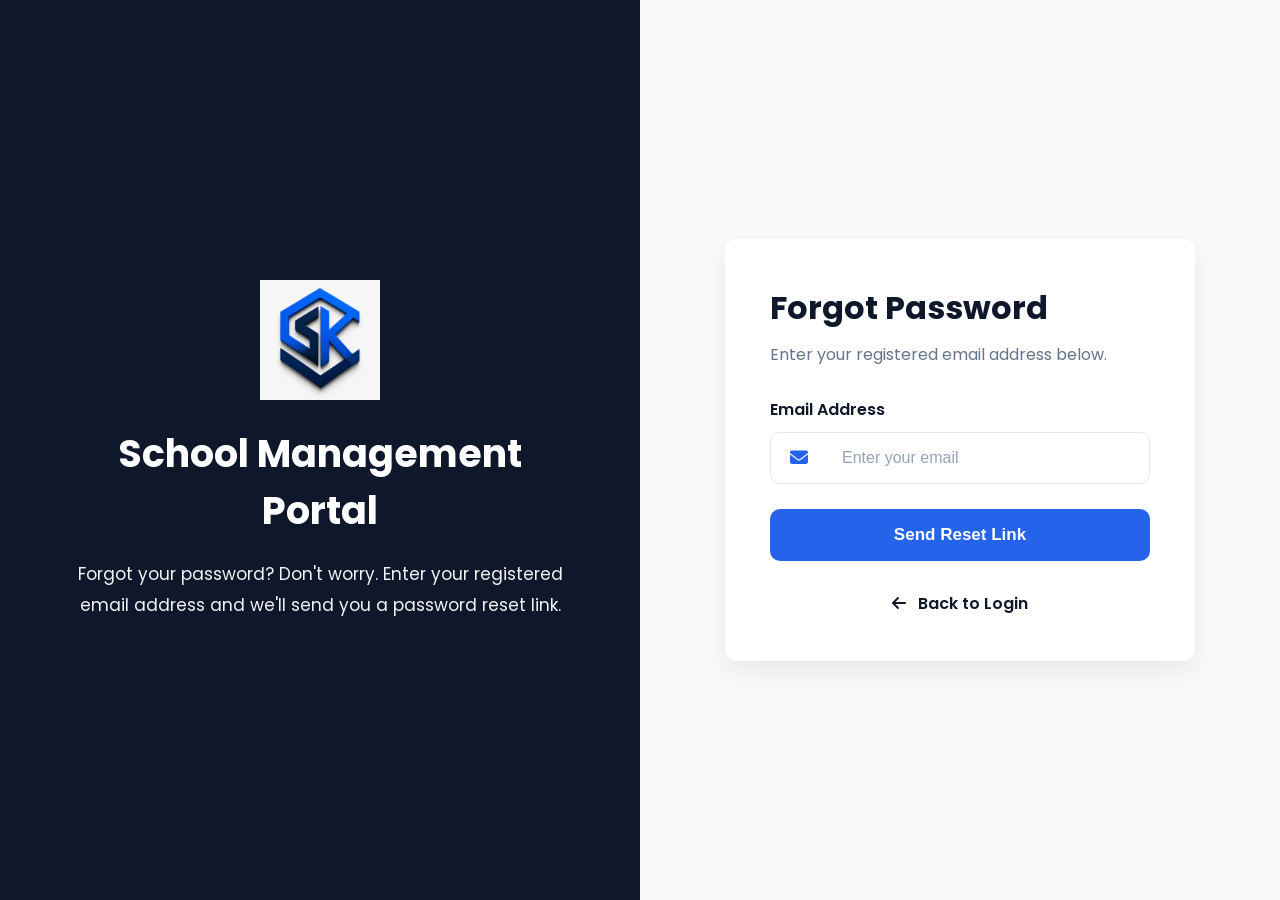
<file: frontend/auth/forgot password/forgot password.html>
<!DOCTYPE html>
<html lang="en">

<head>

    <meta charset="UTF-8">

    <meta name="viewport" content="width=device-width, initial-scale=1.0">

    <title>Forgot Password | School Management Portal</title>

    <!-- CSS -->
    <link rel="stylesheet" href="forgot password.css">

    <!-- Google Font -->
    <link href="https://fonts.googleapis.com/css2?family=Poppins:wght@300;400;500;600;700&display=swap" rel="stylesheet">

    <!-- Font Awesome -->
    <link rel="stylesheet"
          href="https://cdnjs.cloudflare.com/ajax/libs/font-awesome/6.6.0/css/all.min.css">

</head>

<body>

<!-- ===========================
        MAIN CONTAINER
============================ -->

<div class="forgot-container">

    <!-- ===========================
            LEFT PANEL
    ============================ -->

    <div class="forgot-left">

        <img src="../images/newlogo.png" alt="School Logo">

        <h1>

            School Management Portal

        </h1>

        <p>

            Forgot your password?

            Don't worry. Enter your registered email address and we'll send you a password reset link.

        </p>

    </div>


    <!-- ===========================
            RIGHT PANEL
    ============================ -->

    <div class="forgot-right">

        <div class="forgot-box">

            <h2>

                Forgot Password

            </h2>

            <p>

                Enter your registered email address below.

            </p>


            <!-- Message -->

            <div id="message"></div>


            <!-- Form -->

            <form id="forgotPasswordForm">

                <!-- Email -->

                <div class="input-group">

                    <label for="email">

                        Email Address

                    </label>

                    <div class="input-box">

                        <i class="fas fa-envelope"></i>

                        <input
                            type="email"
                            id="email"
                            name="email"
                            placeholder="Enter your email"
                            required>

                    </div>

                </div>


                <!-- Submit -->

                <button
                    type="submit"
                    id="sendBtn">

                    <span id="btnText">

                        Send Reset Link

                    </span>

                    <span id="loader">

                        <i class="fas fa-spinner fa-spin"></i>

                    </span>

                </button>

            </form>


            <!-- Links -->

            <div class="forgot-links">

                <a href="../login/login.html">

                    <i class="fas fa-arrow-left"></i>

                    Back to Login

                </a>

            </div>

        </div>

    </div>

</div>


<!-- ===========================
        JAVASCRIPT
============================ -->

<script src="forgot-password.js"></script>

</body>

</html>
</file>
<file: frontend/auth/forgot password/forgot password.css>
/*=====================================================
    SCHOOL MANAGEMENT PORTAL
    FORGOT-PASSWORD.CSS
======================================================*/


/*==============================
        GOOGLE FONT
===============================*/

@import url('https://fonts.googleapis.com/css2?family=Poppins:wght@300;400;500;600;700;800&display=swap');


/*==============================
            RESET
===============================*/

*{
    margin:0;
    padding:0;
    box-sizing:border-box;
    text-decoration:none;
    list-style:none;
}

html{
    scroll-behavior:smooth;
}

body{
    font-family:'Poppins',sans-serif;
    background:#F8FAFC;
}


/*==============================
          VARIABLES
===============================*/

:root{

    --primary:#0F172A;

    --secondary:#2563EB;

    --hover:#1D4ED8;

    --white:#FFFFFF;

    --text:#64748B;

    --border:#E2E8F0;

    --shadow:0 10px 30px rgba(0,0,0,.08);

    --radius:12px;

}


/*==============================
      MAIN CONTAINER
===============================*/

.forgot-container{

    width:100%;

    min-height:100vh;

    display:grid;

    grid-template-columns:1fr 1fr;

}


/*==============================
        LEFT PANEL
===============================*/

.forgot-left{

    background:var(--primary);

    color:var(--white);

    display:flex;

    flex-direction:column;

    justify-content:center;

    align-items:center;

    text-align:center;

    padding:60px;

}

.forgot-left img{

    width:120px;

    margin-bottom:25px;

}

.forgot-left h1{

    font-size:38px;

    margin-bottom:20px;

    font-weight:700;

}

.forgot-left p{

    max-width:500px;

    line-height:1.8;

    font-size:17px;

    opacity:.95;

}


/*==============================
        RIGHT PANEL
===============================*/

.forgot-right{

    display:flex;

    justify-content:center;

    align-items:center;

    padding:50px;

    background:#F8FAFC;

}


/*==============================
        FORM CARD
===============================*/

.forgot-box{

    width:100%;

    max-width:470px;

    background:var(--white);

    padding:45px;

    border-radius:var(--radius);

    box-shadow:var(--shadow);

}

.forgot-box h2{

    color:var(--primary);

    font-size:32px;

    margin-bottom:10px;

}

.forgot-box p{

    color:var(--text);

    margin-bottom:30px;

}

/*=====================================================
    SCHOOL MANAGEMENT PORTAL
    FORGOT-PASSWORD.CSS
    PART 2
======================================================*/


/*==============================
        MESSAGE BOX
===============================*/

#message{

    display:none;

    padding:15px;

    margin-bottom:25px;

    border-radius:8px;

    font-size:15px;

    font-weight:500;

}


/*==============================
        INPUT GROUP
===============================*/

.input-group{

    margin-bottom:25px;

}

.input-group label{

    display:block;

    color:var(--primary);

    font-weight:600;

    margin-bottom:10px;

}


/*==============================
        INPUT BOX
===============================*/

.input-box{

    display:flex;

    align-items:center;

    border:1px solid var(--border);

    border-radius:10px;

    background:var(--white);

    overflow:hidden;

    transition:.3s;

}

.input-box:focus-within{

    border-color:var(--secondary);

    box-shadow:0 0 0 4px rgba(37,99,235,.15);

}

.input-box i{

    width:55px;

    text-align:center;

    color:var(--secondary);

    font-size:18px;

}

.input-box input{

    flex:1;

    border:none;

    outline:none;

    padding:16px;

    font-size:16px;

    color:var(--primary);

    background:transparent;

}

.input-box input::placeholder{

    color:#94A3B8;

}


/*==============================
      SEND BUTTON
===============================*/

#sendBtn{

    width:100%;

    padding:16px;

    border:none;

    border-radius:10px;

    background:var(--secondary);

    color:var(--white);

    font-size:17px;

    font-weight:600;

    cursor:pointer;

    display:flex;

    justify-content:center;

    align-items:center;

    gap:10px;

    transition:.3s;

}

#sendBtn:hover{

    background:var(--hover);

}

#sendBtn:disabled{

    opacity:.7;

    cursor:not-allowed;

}


/*==============================
        LOADER
===============================*/

#loader{

    display:none;

}


/*==============================
      BACK TO LOGIN
===============================*/

.forgot-links{

    margin-top:30px;

    text-align:center;

}

.forgot-links a{

    color:var(--primary);

    font-weight:600;

    transition:.3s;

}

.forgot-links a:hover{

    color:var(--secondary);

}

.forgot-links i{

    margin-right:8px;

}

/*=====================================================
    SCHOOL MANAGEMENT PORTAL
    FORGOT-PASSWORD.CSS
    PART 3
======================================================*/


/*==============================
      INPUT AUTOFILL
===============================*/

input:-webkit-autofill{

    -webkit-box-shadow:0 0 0 1000px #FFFFFF inset;

    -webkit-text-fill-color:var(--primary);

    transition:background-color 9999s ease-in-out 0s;

}


/*==============================
      SMOOTH ANIMATION
===============================*/

.forgot-box{

    animation:fadeIn .7s ease;

}

@keyframes fadeIn{

    from{

        opacity:0;

        transform:translateY(30px);

    }

    to{

        opacity:1;

        transform:translateY(0);

    }

}


/*==============================
      RESPONSIVE TABLET
===============================*/

@media(max-width:992px){

.forgot-container{

    grid-template-columns:1fr;

}

.forgot-left{

    padding:50px 30px;

}

.forgot-left img{

    width:100px;

}

.forgot-left h1{

    font-size:30px;

}

.forgot-left p{

    font-size:16px;

}

.forgot-right{

    padding:35px;

}

}


/*==============================
      RESPONSIVE MOBILE
===============================*/

@media(max-width:768px){

.forgot-box{

    padding:35px 25px;

}

.forgot-box h2{

    font-size:28px;

}

.forgot-box p{

    font-size:15px;

}

.input-box input{

    font-size:15px;

}

#sendBtn{

    font-size:16px;

}

}


@media(max-width:480px){

.forgot-left{

    padding:40px 20px;

}

.forgot-left img{

    width:80px;

}

.forgot-left h1{

    font-size:24px;

}

.forgot-left p{

    font-size:14px;

}

.forgot-right{

    padding:20px;

}

.forgot-box{

    padding:25px 20px;

}

.forgot-box h2{

    font-size:24px;

}

.input-box i{

    width:45px;

    font-size:16px;

}

.input-box input{

    padding:14px;

}

#sendBtn{

    padding:15px;

    font-size:15px;

}

}


/*==============================
      SMALL DEVICES
===============================*/

@media(max-width:360px){

.forgot-left h1{

    font-size:20px;

}

.forgot-box{

    padding:20px 15px;

}

.input-box input{

    font-size:14px;

}

#sendBtn{

    font-size:14px;

}

}
</file>
